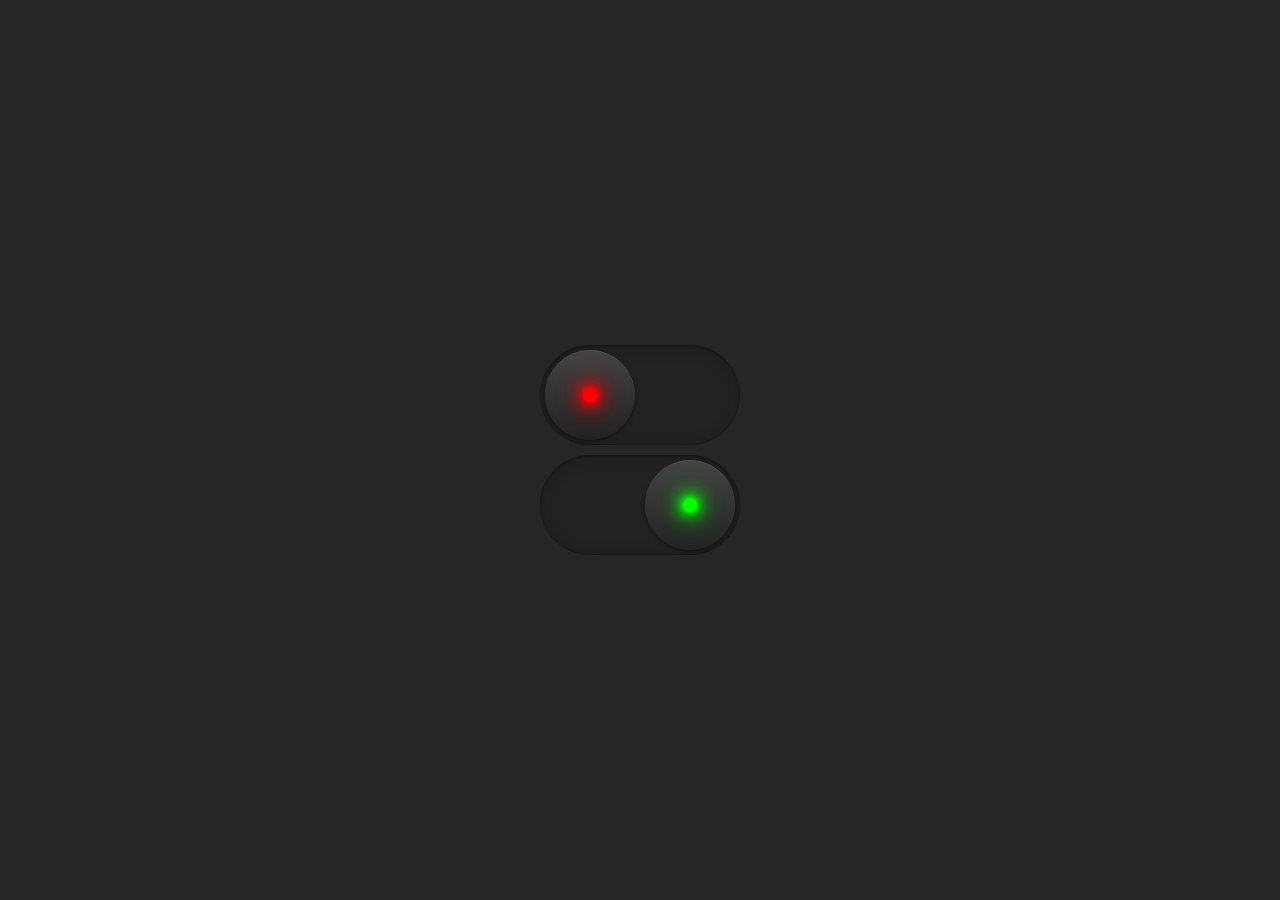
<file: Efeito Checkbox/index.html>
<!DOCTYPE html>
<html lang="en">
    <head>
        <meta charset="UTF-8">
        <meta name="viewport" content="width=device-width, initial-scale=1.0">
        <link rel="preconnect" href="https://fonts.gstatic.com">
        <title>Efeito CheckBox</title>
      

        <style>
  
            *{
                margin: 0;
                padding: 0;
                box-sizing: border-box;
                font-family: 'Poppins', sans-serif;
            }
            body{
                background-color: #262626;
                display: flex;
                justify-content: center;
                align-items: center;
                min-height: 100vh;
                flex-direction: column;
            }
            label{
                position: relative;
                margin: 5px 0;
                cursor: pointer;              
            }
            label input{
                appearance: none;
                display: none;               
            }
            label span{
                position: relative;
                display: block;
                width: 200px;
                height: 100px;
                background-color: #222;
                border-radius: 60px;
                box-shadow: inset 0 2px 15px rgba(0, 0, 0, 0.2),
                            inset 0 2px 2px rgba(0, 0, 0, 0.2),
                            inset 0 -1px 1px rgba(0, 0, 0, 0.2);

            }
            label .indicator{
                position: absolute;
                top: 0; 
                left: 0;
                width: 100px;
                height: 100px;
                background: linear-gradient(to bottom, #444, #222);
                border-radius: 50%;
                box-shadow:  0 2px 5px rgba(0, 0, 0, 0.5),
                             inset 0 1px 1px rgba(225, 225, 225, 0.1);
                
                transition: 0.5s;
                transform: scale(0.9);

            }
            label input:checked ~ .indicator{
                left: 100px;
            }
            label .indicator::before{
                content: '';
                position: absolute;
                top: 50%;
                left: 50%;
                transform: translate(-50%, -50%);
                transition: 0.5s;
                width: 15px;
                height: 15px;
                background-color: red;
                border-radius: 50%;
                box-shadow: 0 0 2px red,
                            0 0 5px red,
                            0 0 10px red,
                            0 0 15px red,
                            0 0 20px red,
                            0 0 25px red,                           
                            0 0 30px red,
                            0 0 40px red;
            }
            label input:checked ~ .indicator::before{
                background-color: #0f0;
                border-radius: 50%;
                box-shadow: 0 0 2px #0f0,
                            0 0 5px #0f0,
                            0 0 10px #0f0,
                            0 0 15px #0f0,
                            0 0 20px #0f0,
                            0 0 25px #0f0,                           
                            0 0 30px #0f0,
                            0 0 40px #0f0;
            }

        </style>

    </head>

    <body>

       <label>
           <input type="checkbox" name="" id="">
           <span></span>
           <i class="indicator"></i>
       </label>

       <label>
        <input type="checkbox" name="" id="" checked>
        <span></span>
        <i class="indicator"></i>
    </label>
        
    </body>
</html>
</file>
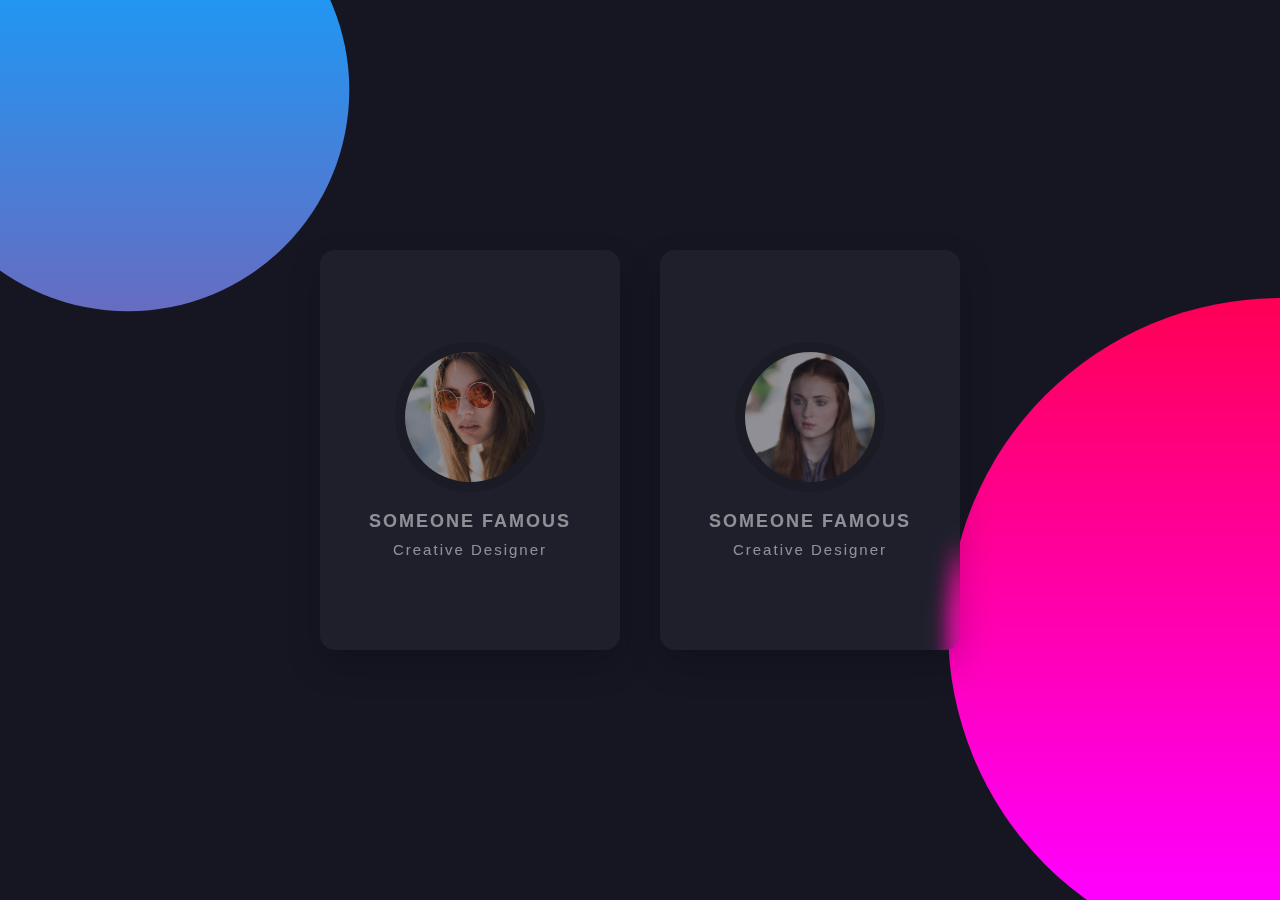
<file: Efeito Foto Apresentação/index.html>
<!DOCTYPE html>
<html lang="en">
    <head>
        <meta charset="UTF-8">
        <meta name="viewport" content="width=device-width, initial-scale=1.0">
        <link rel="preconnect" href="https://fonts.gstatic.com">
        <link rel="stylesheet" href="estilo.css">
        <link rel="stylesheet" href="https://stackpath.bootstrapcdn.com/font-awesome/4.7.0/css/font-awesome.min.css" integrity="sha384-wvfXpqpZZVQGK6TAh5PVlGOfQNHSoD2xbE+QkPxCAFlNEevoEH3Sl0sibVcOQVnN" crossorigin="anonymous">
        <title>Efeito Foto Apresentação</title>
    

    </head>

    <body>

        <section>
            <div class="container">
                <div class="card">
                    <div class="content">
                        <div class="imgBx">
                            <img src="user1.jpg" alt="">
                        </div>
                        <div class="contentBx">
                            <h3>Someone Famous</h3>
                            <p>Creative Designer</p>
                        </div>
                    </div>
                    <ul class="sci">
                      <li style="--i:1">
                          <a href="#"><i class="fa fa-facebook" aria-hidden="true"></i></a>
                      </li>
                      <li style="--i:2">
                         <a href="#"><i class="fa fa-github" aria-hidden="true"></i></a>
                     </li>
                     <li style="--i:3">
                         <a href="#"><i class="fa fa-instagram" aria-hidden="true"></i></a>
                     </li>
                   </ul>
                </div>     
                
                <div class="card">
                  <div class="content">
                      <div class="imgBx">
                          <img src="user2.jpg" alt="">
                      </div>
                      <div class="contentBx">
                          <h3>Someone Famous</h3>
                          <p>Creative Designer</p>
                      </div>
                  </div>
                  <ul class="sci">
                    <li style="--i:1">
                        <a href="#"><i class="fa fa-facebook" aria-hidden="true"></i></a>
                    </li>
                    <li style="--i:2">
                       <a href="#"><i class="fa fa-github" aria-hidden="true"></i></a>
                   </li>
                   <li style="--i:3">
                       <a href="#"><i class="fa fa-instagram" aria-hidden="true"></i></a>
                   </li>
                 </ul>
              </div>     
             </div>
        </section>
       
    </body>
</html>
</file>
<file: Efeito Foto Apresentação/estilo.css>
*{
    margin: 0;
    padding: 0;
    box-sizing: border-box;
    font-family: 'Poppins', sans-serif;
}
img{
    width: 250px;
    height: 200px;
}

body{

    display: flex;
    justify-content: center;
    align-items: center;
    flex-wrap: wrap;
    background-color: #161623;
    min-height: 100vh;  
}

section::before{
    content: '';
    position: absolute;
    top: 0;
    left: 0;
    width: 100%;
    height: 100%;
    background: linear-gradient(#f00, #f0f);
    clip-path: circle(30% at right 70%);
}
section::after{
    content: '';
    position: absolute;
    top: 0;
    left: 0;
    width: 100%;
    height: 100%;
    background: linear-gradient(#2196f3, #e91e63);
    clip-path: circle(20% at 10% 10%);
}

.container{
    position: relative;
    z-index: 1;
    display: flex;
    justify-content: center;
    align-items: center;
    flex-wrap: wrap;
    margin: 40px 0;
}

.card{
    position: relative;
    width: 300px;
    height: 400px;
    background-color: rgba(225, 225, 225, 0.05);
    margin: 20px;
    box-shadow: 0 15px 35px rgba(0 , 0, 0, 0.2);
    border-radius: 15px;
    display: flex;
    justify-content: center;
    align-items: center;
    backdrop-filter: blur(10px);
}

.content{
    position: relative;
    display: flex;
    justify-content: center;
    align-items: center;
    flex-direction: column;
    opacity: 0.5;
    transition: 0.5s;
}

.card:hover .content{
    opacity: 1;
    transform: translateY(-20px);
}

.imgBx{
    position: relative;
    width: 150px;
    height: 150px;
    border-radius: 50%;
    overflow: hidden;
    border: 10px solid  rgba(0 , 0, 0, 0.25);
}

.imgBx img{
    position: absolute;
    top: 0;
    left: 0;
    width: 100%;
    height: 100%;
    object-fit: cover;
}

.contentBx h3{
    color: white;
    text-transform: uppercase;
    letter-spacing: 2px;
    font-weight: 600;
    font-size: 18px;
    text-align: center;
    margin: 20px 0 10px;
    line-height: 1.1em;
}

.contentBx p{
    color: white;
    text-transform: initial;
    letter-spacing: 2px;
    font-weight: 500;
    font-size: 15px;
    text-align: center;
}

.sci{
    position: absolute;
    bottom: 50px;
    display: flex;
}

.sci li{
    list-style: none;
    margin: 0 10px;
    transform: translateY(40px);
    transition: 0.5s;
    transition-delay: calc(0.1s * var(--i));
    opacity: 0;

}
.card:hover .sci li{
    transform: translateY(0px);
    opacity: 1;
}

.sci li a{
    color: white;
    font-size: 24px;   
}
</file>
